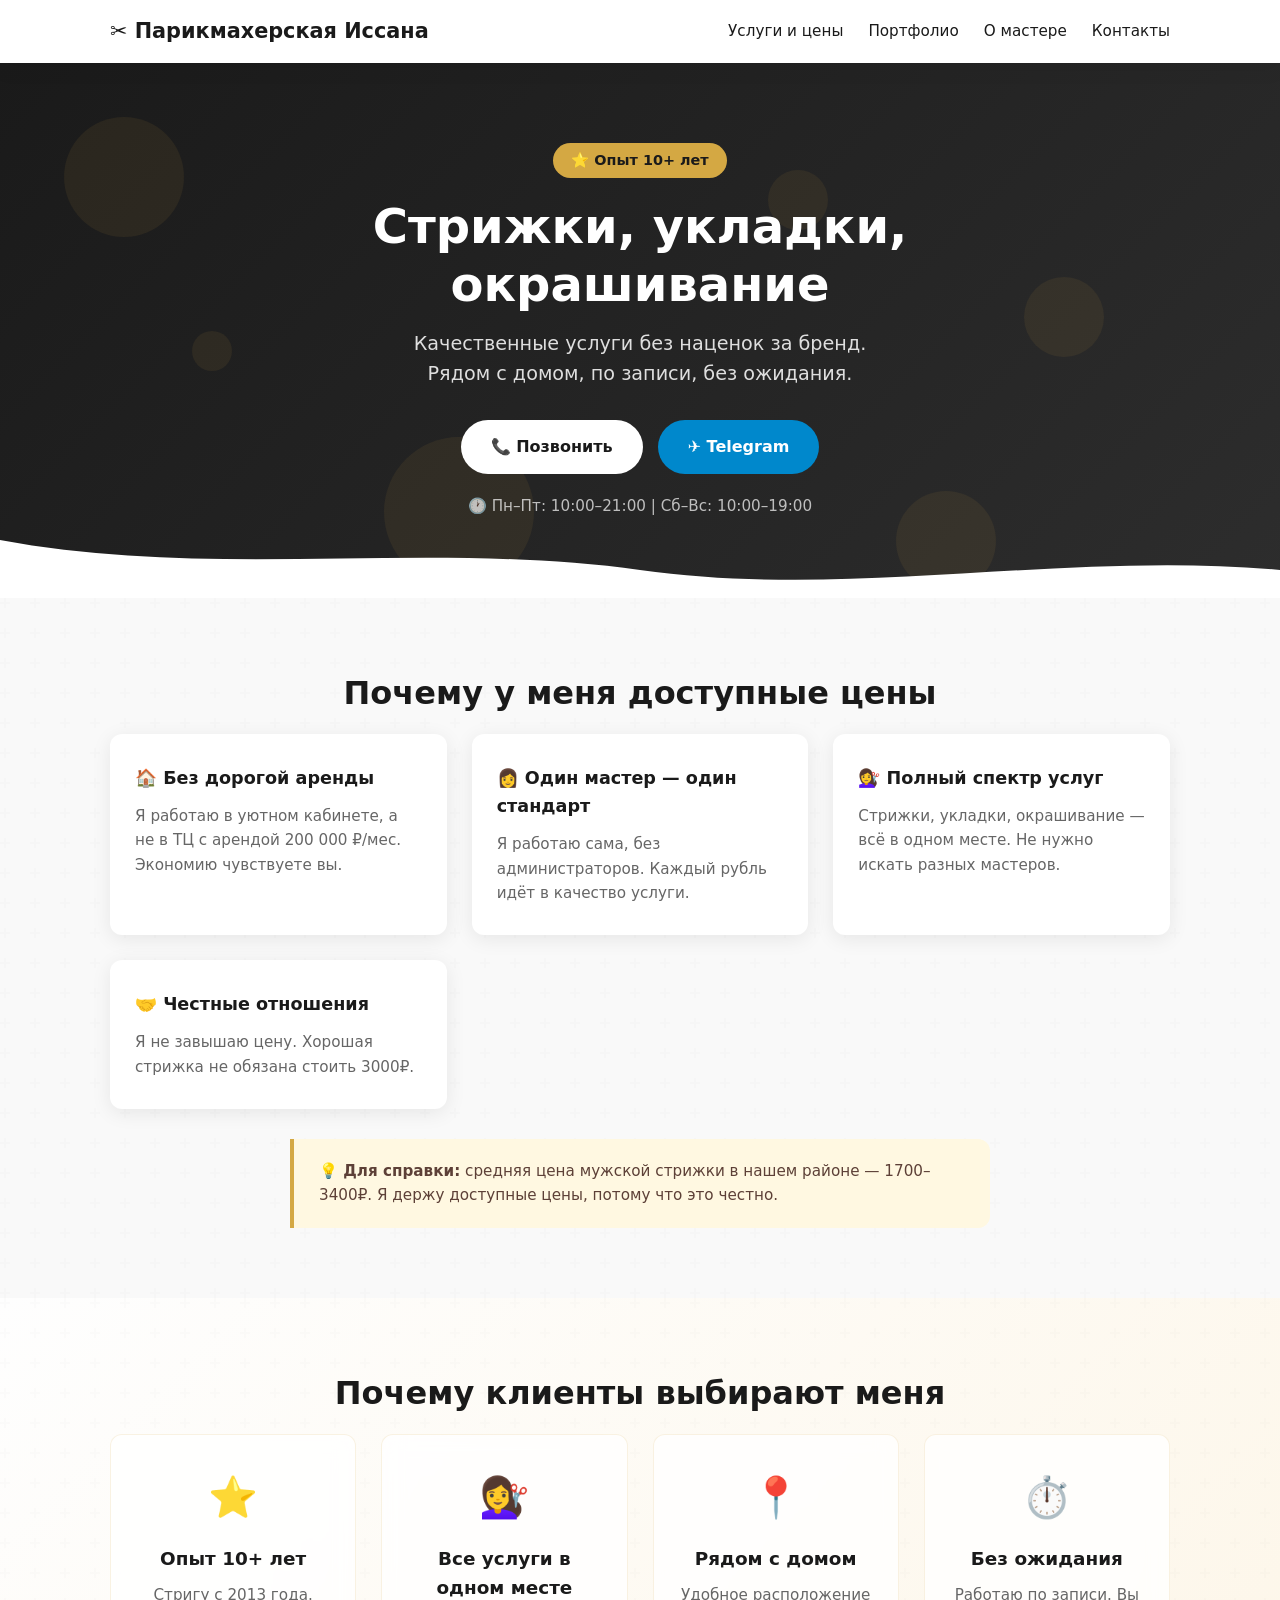
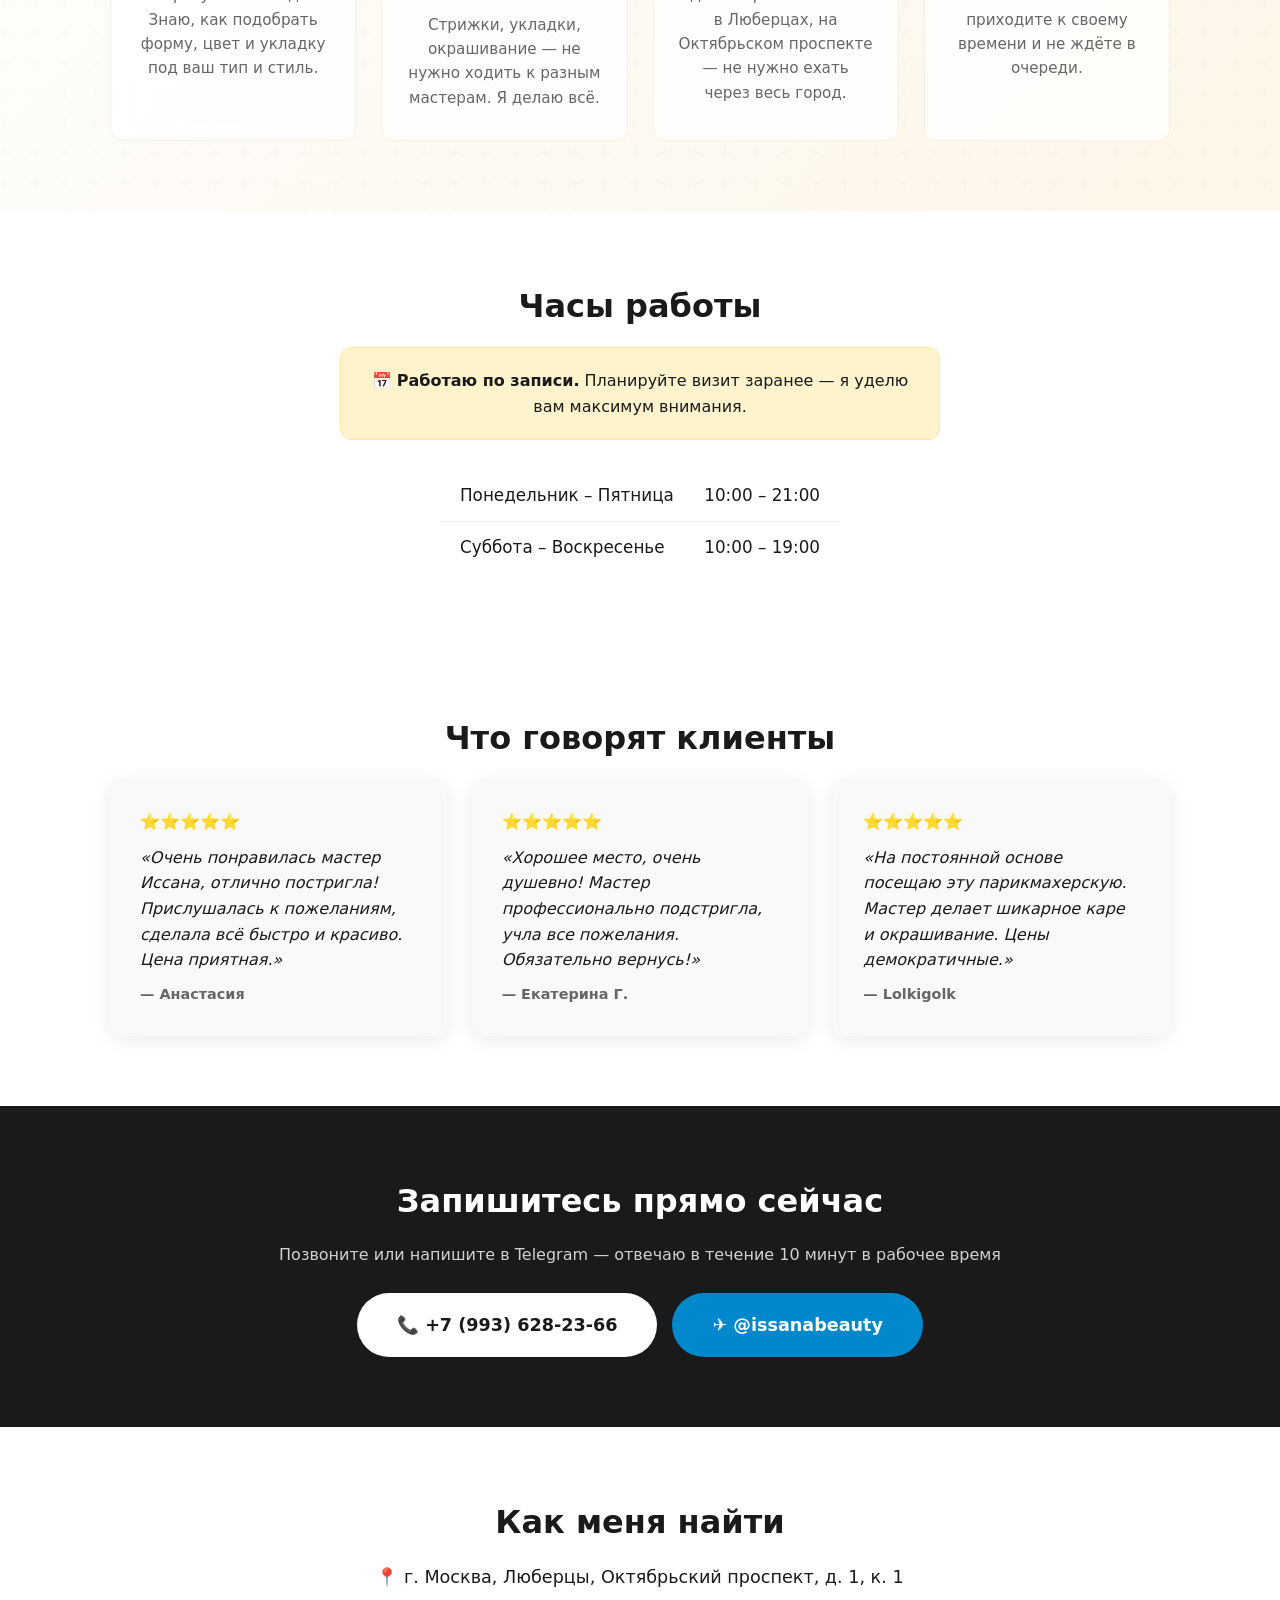
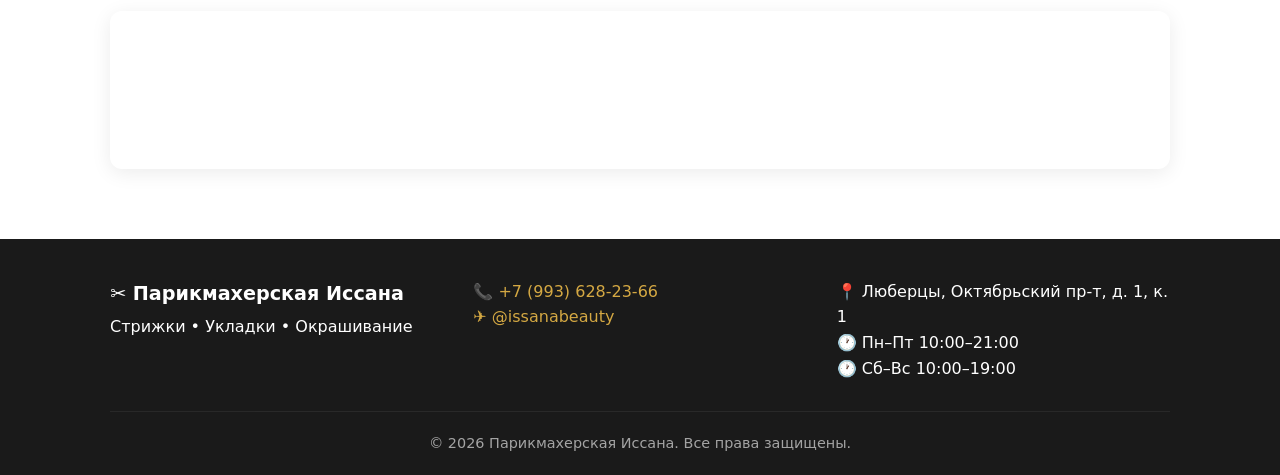
<file: index.html>
<!DOCTYPE html>
<html lang="ru">
<head>
<meta charset="UTF-8">
<meta name="viewport" content="width=device-width, initial-scale=1.0">
<title>Парикмахерская Иссана | Стрижки, укладки, окрашивание | Люберцы</title>
<meta name="description" content="Стрижки, укладки, окрашивание в Люберцах. Октябрьский проспект, д. 1, к. 1. Опыт 10+ лет. Доступные цены. Запись по телефону и Telegram @issanabeauty.">
<!-- Open Graph -->
<meta property="og:title" content="Парикмахерская Иссана | Стрижки и окрашивание">
<meta property="og:description" content="Качественные услуги без наценок за бренд. Рядом с домом, по записи. Опыт 10+ лет.">
<meta property="og:type" content="website">
<meta property="og:locale" content="ru_RU">
<meta property="og:url" content="https://KukushonokKabu.github.io/issanabeauty/">
<meta property="og:image" content="https://KukushonokKabu.github.io/issanabeauty/images/og-cover.jpg">
<!-- Schema.org -->
<script type="application/ld+json">
{
  "@context": "https://schema.org",
  "@type": "HairSalon",
  "name": "Парикмахерская Иссана",
  "image": "https://KukushonokKabu.github.io/issanabeauty/images/master.jpg",
  "telephone": "+79936282366",
  "address": {
    "@type": "PostalAddress",
    "addressLocality": "Люберцы",
    "streetAddress": "Октябрьский проспект, д. 1, к. 1"
  },
  "openingHours": ["Mo-Fr 10:00-21:00", "Sa-Su 10:00-19:00"],
  "priceRange": "₽",
  "url": "https://KukushonokKabu.github.io/issanabeauty/"
}
</script>
<link rel="stylesheet" href="css/style.css">
<link rel="icon" href="images/favicon.ico" type="image/x-icon">
</head>
<body>
<header class="header">
<div class="container">
<a href="./" class="logo">✂️ Парикмахерская Иссана</a>
<nav class="nav">
<a href="services.html">Услуги и цены</a>
<a href="portfolio.html">Портфолио</a>
<a href="about.html">О мастере</a>
<a href="contacts.html">Контакты</a>
</nav>
<button class="burger" aria-label="Меню"><span></span><span></span><span></span></button>
</div>
</header>

<section class="hero">
<div class="container">
<div class="hero-content">
<span class="hero-badge">⭐ Опыт 10+ лет</span>
<h1 class="hero-title">Стрижки, укладки,<br>окрашивание</h1>
<p class="hero-subtitle">Качественные услуги без наценок за бренд.<br>Рядом с домом, по записи, без ожидания.</p>
<div class="hero-buttons">
<a href="tel:+79936282366" class="btn btn-phone">📞 Позвонить</a>
<a href="https://t.me/issanabeauty" class="btn btn-telegram js-tg-link" data-username="issanabeauty" target="_blank" rel="noopener noreferrer">✈️ Telegram</a>
</div>
<div class="hero-hours">🕐 Пн–Пт: 10:00–21:00 | Сб–Вс: 10:00–19:00</div>
</div>
</div>
</section>

<section class="pricing-philosophy">
<div class="container">
<h2 class="section-title">Почему у меня доступные цены</h2>
<div class="philosophy-grid">
<div class="philosophy-card"><h3>🏠 Без дорогой аренды</h3><p>Я работаю в уютном кабинете, а не в ТЦ с арендой 200 000 ₽/мес. Экономию чувствуете вы.</p></div>
<div class="philosophy-card"><h3>👩 Один мастер — один стандарт</h3><p>Я работаю сама, без администраторов. Каждый рубль идёт в качество услуги.</p></div>
<div class="philosophy-card"><h3>💇‍♀️ Полный спектр услуг</h3><p>Стрижки, укладки, окрашивание — всё в одном месте. Не нужно искать разных мастеров.</p></div>
<div class="philosophy-card"><h3>🤝 Честные отношения</h3><p>Я не завышаю цену. Хорошая стрижка не обязана стоить 3000₽.</p></div>
</div>
<div class="philosophy-note"><p><strong>💡 Для справки:</strong> средняя цена мужской стрижки в нашем районе — 1700–3400₽. Я держу доступные цены, потому что это честно.</p></div>
</div>
</section>

<section class="why-us">
<div class="container">
<h2 class="section-title">Почему клиенты выбирают меня</h2>
<div class="features">
<div class="feature-card"><div class="feature-icon">⭐</div><h3>Опыт 10+ лет</h3><p>Стригу с 2013 года. Знаю, как подобрать форму, цвет и укладку под ваш тип и стиль.</p></div>
<div class="feature-card"><div class="feature-icon">💇‍♀️</div><h3>Все услуги в одном месте</h3><p>Стрижки, укладки, окрашивание — не нужно ходить к разным мастерам. Я делаю всё.</p></div>
<div class="feature-card"><div class="feature-icon">📍</div><h3>Рядом с домом</h3><p>Удобное расположение в Люберцах, на Октябрьском проспекте — не нужно ехать через весь город.</p></div>
<div class="feature-card"><div class="feature-icon">⏱️</div><h3>Без ожидания</h3><p>Работаю по записи. Вы приходите к своему времени и не ждёте в очереди.</p></div>
</div>
</div>
</section>

<section class="schedule">
<div class="container">
<h2 class="section-title">Часы работы</h2>
<div class="schedule-highlight"><p>📅 <strong>Работаю по записи.</strong> Планируйте визит заранее — я уделю вам максимум внимания.</p></div>
<div class="schedule-grid">
<div class="schedule-day"><span>Понедельник – Пятница</span><span>10:00 – 21:00</span></div>
<div class="schedule-day"><span>Суббота – Воскресенье</span><span>10:00 – 19:00</span></div>
</div>
</div>
</section>

<section class="reviews">
<div class="container">
<h2 class="section-title">Что говорят клиенты</h2>
<div class="reviews-grid">
<div class="review-card"><div class="review-stars">⭐⭐⭐⭐⭐</div><p class="review-text">«Очень понравилась мастер Иссана, отлично постригла! Прислушалась к пожеланиям, сделала всё быстро и красиво. Цена приятная.»</p><p class="review-author">— Анастасия</p></div>
<div class="review-card"><div class="review-stars">⭐⭐⭐⭐⭐</div><p class="review-text">«Хорошее место, очень душевно! Мастер профессионально подстригла, учла все пожелания. Обязательно вернусь!»</p><p class="review-author">— Екатерина Г.</p></div>
<div class="review-card"><div class="review-stars">⭐⭐⭐⭐⭐</div><p class="review-text">«На постоянной основе посещаю эту парикмахерскую. Мастер делает шикарное каре и окрашивание. Цены демократичные.»</p><p class="review-author">— Lolkigolk</p></div>
</div>
</div>
</section>

<section class="cta">
<div class="container">
<h2 class="cta-title">Запишитесь прямо сейчас</h2>
<p>Позвоните или напишите в Telegram — отвечаю в течение 10 минут в рабочее время</p>
<div class="cta-buttons">
<a href="tel:+79936282366" class="btn btn-phone btn-lg">📞 +7 (993) 628-23-66</a>
<a href="https://t.me/issanabeauty" class="btn btn-telegram btn-lg js-tg-link" data-username="issanabeauty" target="_blank" rel="noopener noreferrer">✈️ @issanabeauty</a>
</div>
</div>
</section>

<section class="map-section">
<div class="container">
<h2 class="section-title">Как меня найти</h2>
<address class="address-text">📍 г. Москва, Люберцы, Октябрьский проспект, д. 1, к. 1</address>
<div class="map-wrapper">
<iframe src="https://yandex.ru/map-widget/v1/?ll=37.857684%2C55.698711&z=17&pt=37.857684,55.698711,pm2rdl" width="100%" height="400" style="border:0;" allowfullscreen="" loading="lazy" title="Карта проезда"></iframe>
</div>
</div>
</section>

<footer class="footer">
<div class="container">
<div class="footer-grid">
<div><p class="footer-logo">✂️ Парикмахерская Иссана</p><p>Стрижки • Укладки • Окрашивание</p></div>
<div><p><a href="tel:+79936282366">📞 +7 (993) 628-23-66</a></p><p><a href="https://t.me/issanabeauty" class="js-tg-link" data-username="issanabeauty" target="_blank" rel="noopener noreferrer">✈️ @issanabeauty</a></p></div>
<div><p>📍 Люберцы, Октябрьский пр-т, д. 1, к. 1</p><p>🕐 Пн–Пт 10:00–21:00</p><p>🕐 Сб–Вс 10:00–19:00</p></div>
</div>
<p class="footer-bottom">© 2026 Парикмахерская Иссана. Все права защищены.</p>
</div>
</footer>

<div class="mobile-fab">
<a href="tel:+79936282366" class="fab-phone" aria-label="Позвонить">📞</a>
<a href="https://t.me/issanabeauty" class="fab-telegram js-tg-link" aria-label="Telegram" data-username="issanabeauty" target="_blank" rel="noopener noreferrer">✈️</a>
</div>

<script src="js/main.js"></script>
</body>
</html>
</file>
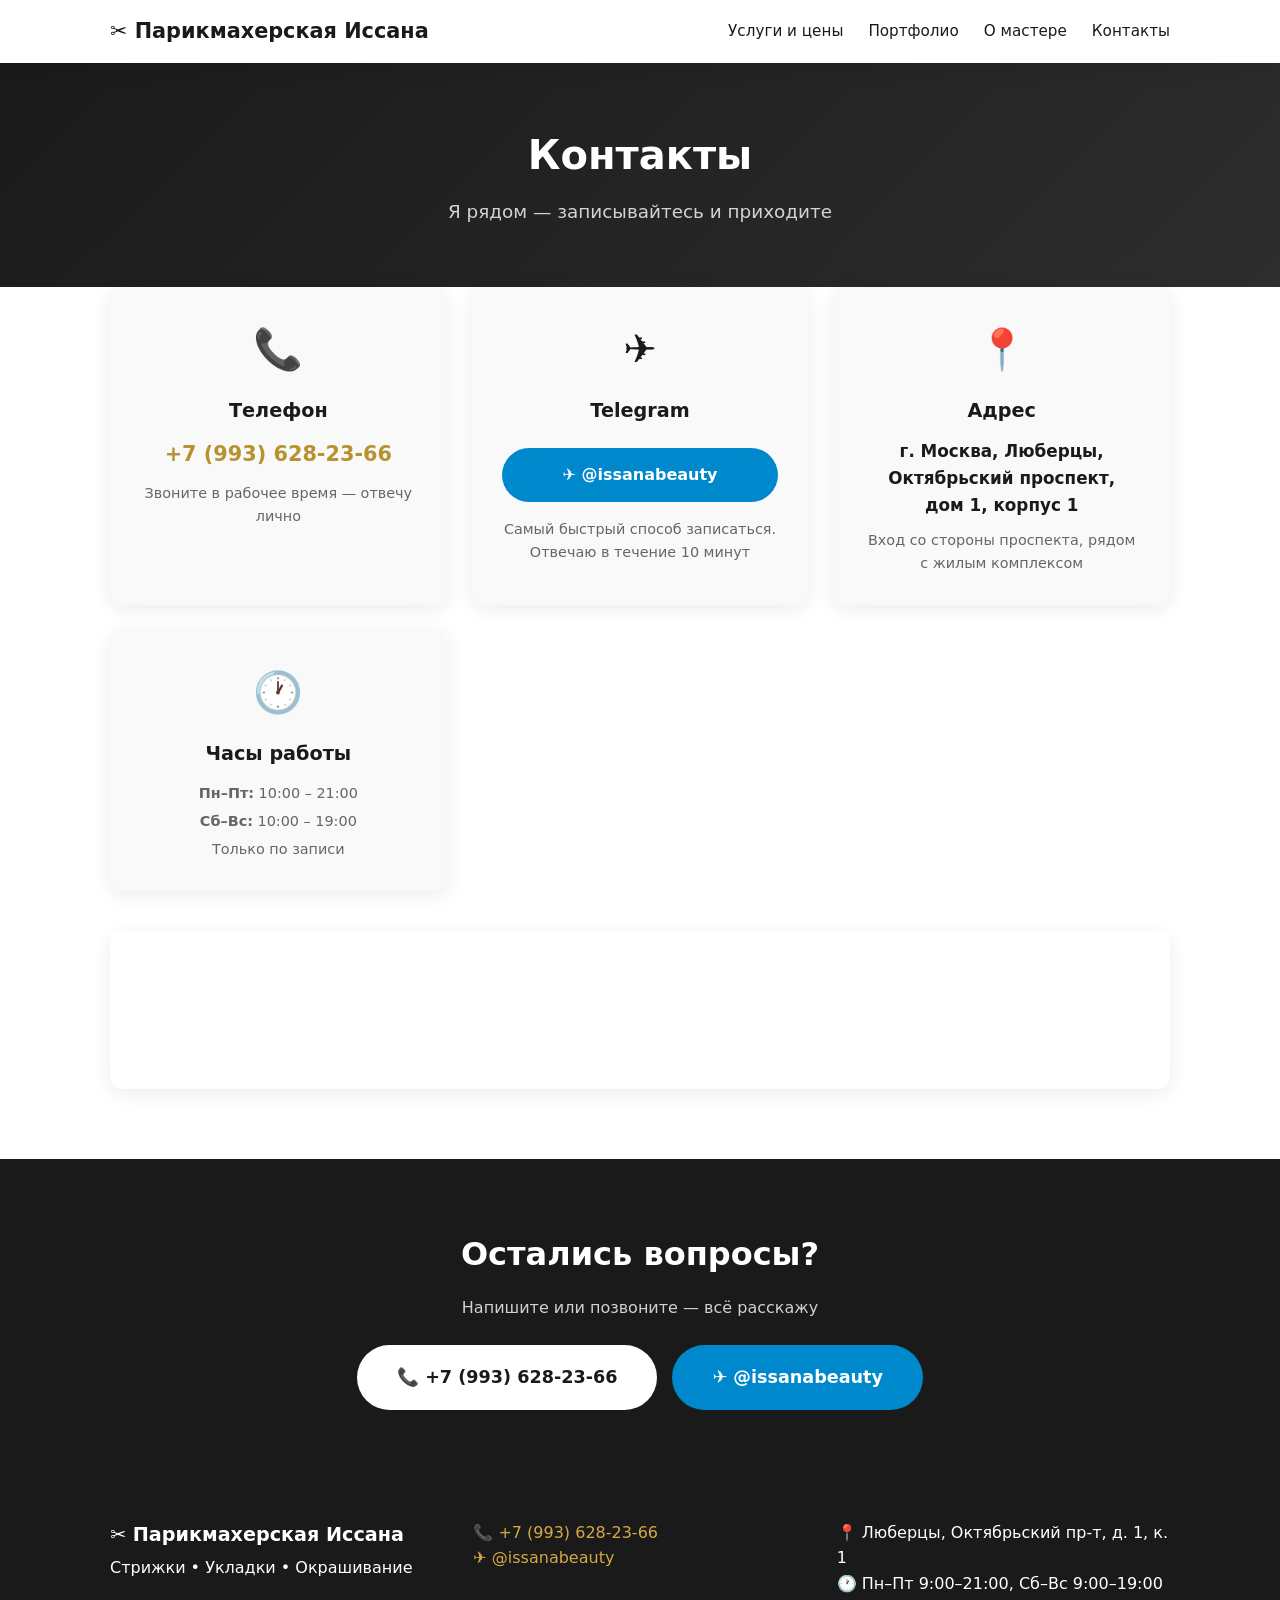
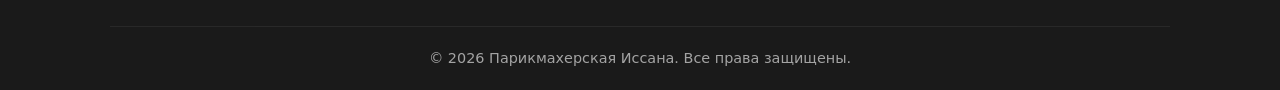
<file: contacts.html>
<!DOCTYPE html>
<html lang="ru">
<head>
<meta charset="UTF-8">
<meta name="viewport" content="width=device-width, initial-scale=1.0">
<title>Контакты | Парикмахерская Иссана | Люберцы</title>
<meta name="description" content="Контакты парикмахерской Иссана: телефон +7 (993) 628-23-66, Telegram @issanabeauty, адрес Люберцы.">
<meta property="og:title" content="Контакты | Парикмахерская Иссана">
<meta property="og:description" content="Адрес, телефон, Telegram и часы работы мастера. Люберцы, Октябрьский проспект.">
<meta property="og:type" content="website">
<meta property="og:locale" content="ru_RU">
<meta property="og:url" content="https://KukushonokKabu.github.io/issanabeauty/contacts.html">
<meta property="og:image" content="https://KukushonokKabu.github.io/issanabeauty/images/og-cover.jpg">
<script type="application/ld+json">
{
  "@context": "https://schema.org",
  "@type": "HairSalon",
  "name": "Парикмахерская Иссана",
  "telephone": "+79936282366",
  "address": {
    "@type": "PostalAddress",
    "addressLocality": "Люберцы",
    "streetAddress": "Октябрьский проспект, д. 1, к. 1"
  },
  "openingHours": ["Mo-Fr 10:00-21:00", "Sa-Su 10:00-19:00"]
}
</script>
<link rel="stylesheet" href="css/style.css">
<link rel="icon" href="images/favicon.ico" type="image/x-icon">
</head>
<body>
<header class="header">
<div class="container">
<a href="./" class="logo">✂️ Парикмахерская Иссана</a>
<nav class="nav">
<a href="services.html">Услуги и цены</a>
<a href="portfolio.html">Портфолио</a>
<a href="about.html">О мастере</a>
<a href="contacts.html">Контакты</a>
</nav>
<button class="burger" aria-label="Меню"><span></span><span></span><span></span></button>
</div>
</header>

<main>
<section class="page-hero">
<div class="container">
<h1 class="page-title">Контакты</h1>
<p class="page-subtitle">Я рядом — записывайтесь и приходите</p>
</div>
</section>

<section class="contacts-content">
<div class="container">
<div class="contacts-grid">
<div class="contact-card">
<div class="contact-icon">📞</div>
<h2>Телефон</h2>
<a href="tel:+79936282366" class="contact-link">+7 (993) 628-23-66</a>
<p>Звоните в рабочее время — отвечу лично</p>
</div>
<div class="contact-card">
<div class="contact-icon">✈️</div>
<h2>Telegram</h2>
<a href="https://t.me/issanabeauty" class="btn btn-telegram js-tg-link" data-username="issanabeauty" target="_blank" rel="noopener noreferrer" style="width:100%; margin-top:10px;">✈️ @issanabeauty</a>
<p style="margin-top:8px;">Самый быстрый способ записаться. Отвечаю в течение 10 минут</p>
</div>
<div class="contact-card">
<div class="contact-icon">📍</div>
<h2>Адрес</h2>
<address class="contact-address">г. Москва, Люберцы,<br>Октябрьский проспект,<br>дом 1, корпус 1</address>
<p>Вход со стороны проспекта, рядом с жилым комплексом</p>
</div>
<div class="contact-card">
<div class="contact-icon">🕐</div>
<h2>Часы работы</h2>
<div class="contact-schedule">
<p><strong>Пн–Пт:</strong> 10:00 – 21:00</p>
<p><strong>Сб–Вс:</strong> 10:00 – 19:00</p>
</div>
<p>Только по записи</p>
</div>
</div>
<div class="map-wrapper contact-map">
<iframe src="https://yandex.ru/map-widget/v1/?ll=37.857684%2C55.698711&z=17&pt=37.857684,55.698711,pm2rdl" width="100%" height="400" style="border:0;" allowfullscreen="" loading="lazy" title="Карта проезда"></iframe>
</div>
</div>
</section>

<section class="cta">
<div class="container">
<h2 class="cta-title">Остались вопросы?</h2>
<p>Напишите или позвоните — всё расскажу</p>
<div class="cta-buttons">
<a href="tel:+79936282366" class="btn btn-phone btn-lg">📞 +7 (993) 628-23-66</a>
<a href="https://t.me/issanabeauty" class="btn btn-telegram btn-lg js-tg-link" data-username="issanabeauty" target="_blank" rel="noopener noreferrer">✈️ @issanabeauty</a>
</div>
</div>
</section>
</main>

<footer class="footer">
<div class="container">
<div class="footer-grid">
<div><p class="footer-logo">✂️ Парикмахерская Иссана</p><p>Стрижки • Укладки • Окрашивание</p></div>
<div><p><a href="tel:+79936282366">📞 +7 (993) 628-23-66</a></p><p><a href="https://t.me/issanabeauty" class="js-tg-link" data-username="issanabeauty" target="_blank" rel="noopener noreferrer">✈️ @issanabeauty</a></p></div>
<div><p>📍 Люберцы, Октябрьский пр-т, д. 1, к. 1</p><p>🕐 Пн–Пт 9:00–21:00, Сб–Вс 9:00–19:00</p></div>
</div>
<p class="footer-bottom">© 2026 Парикмахерская Иссана. Все права защищены.</p>
</div>
</footer>

<div class="mobile-fab">
<a href="tel:+79936282366" class="fab-phone" aria-label="Позвонить">📞</a>
<a href="https://t.me/issanabeauty" class="fab-telegram js-tg-link" aria-label="Telegram" data-username="issanabeauty" target="_blank" rel="noopener noreferrer">✈️</a>
</div>

<script src="js/main.js"></script>
</body>
</html>
</file>
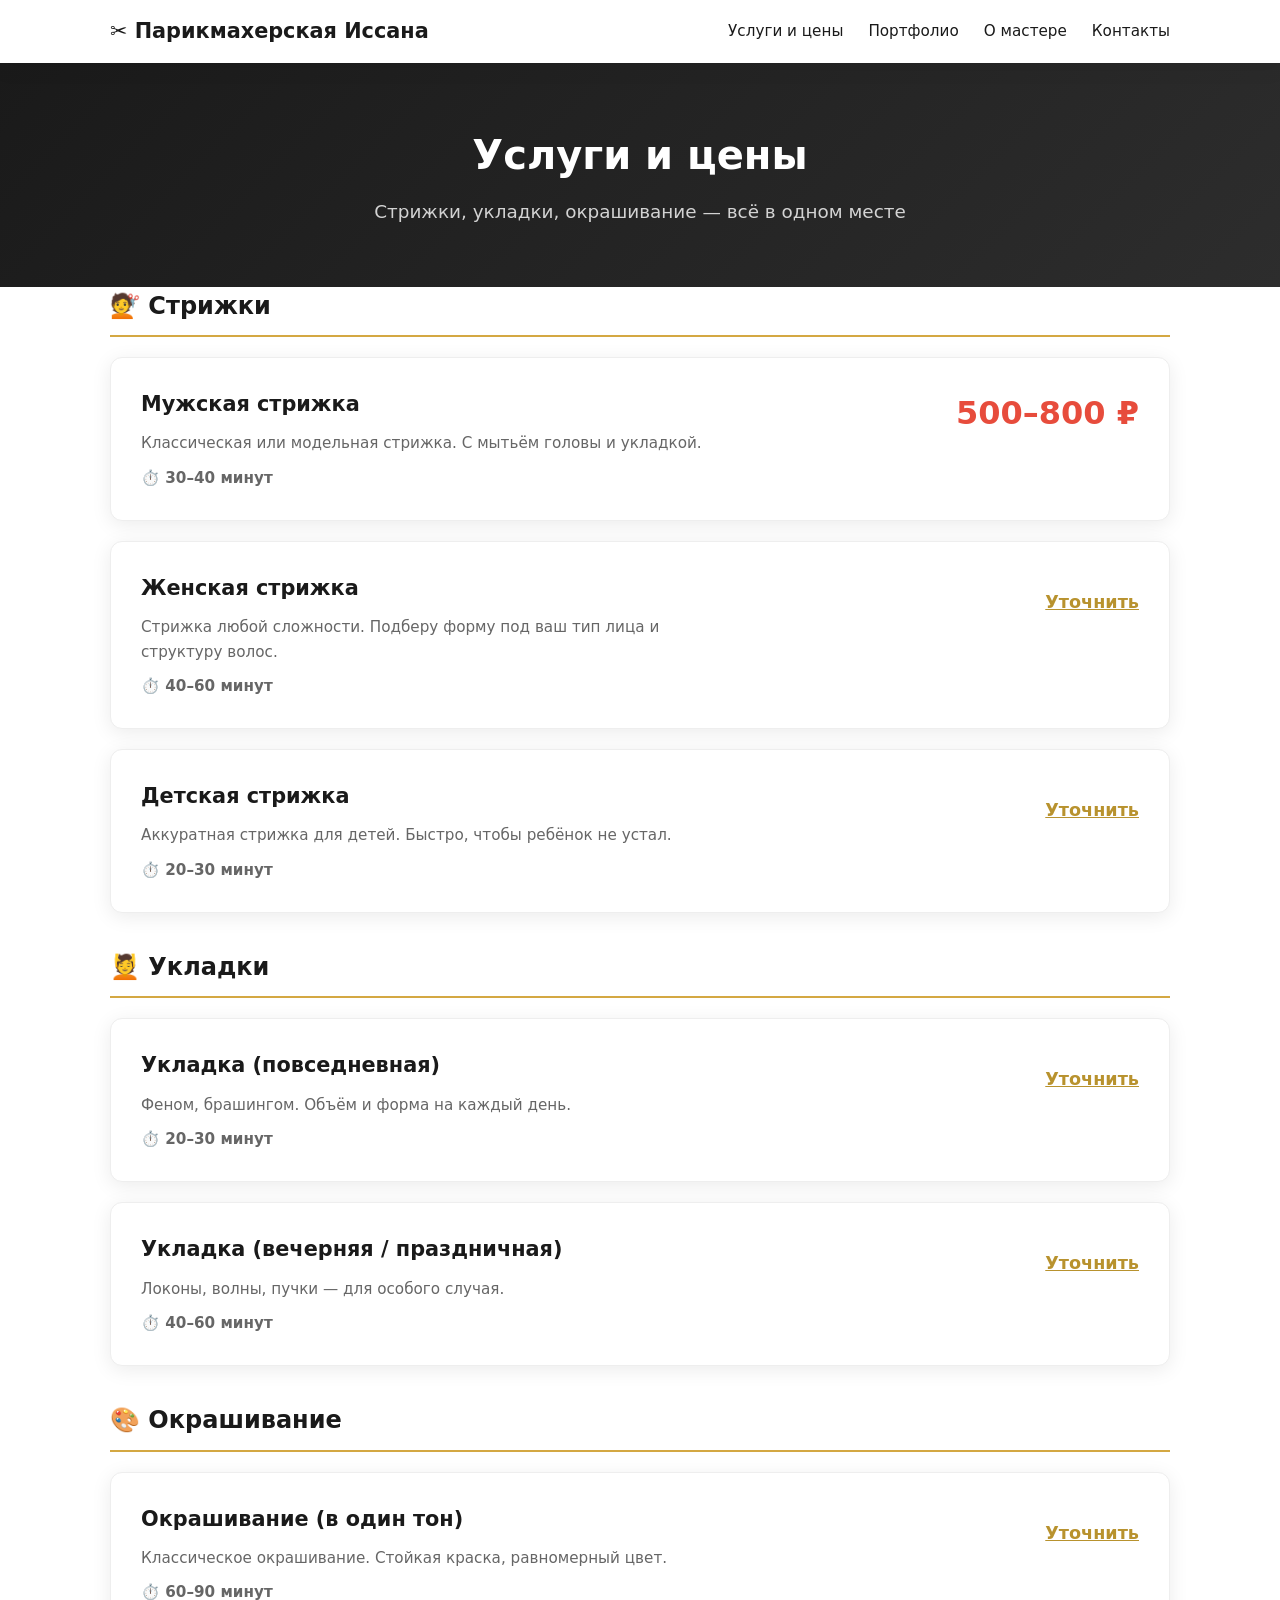
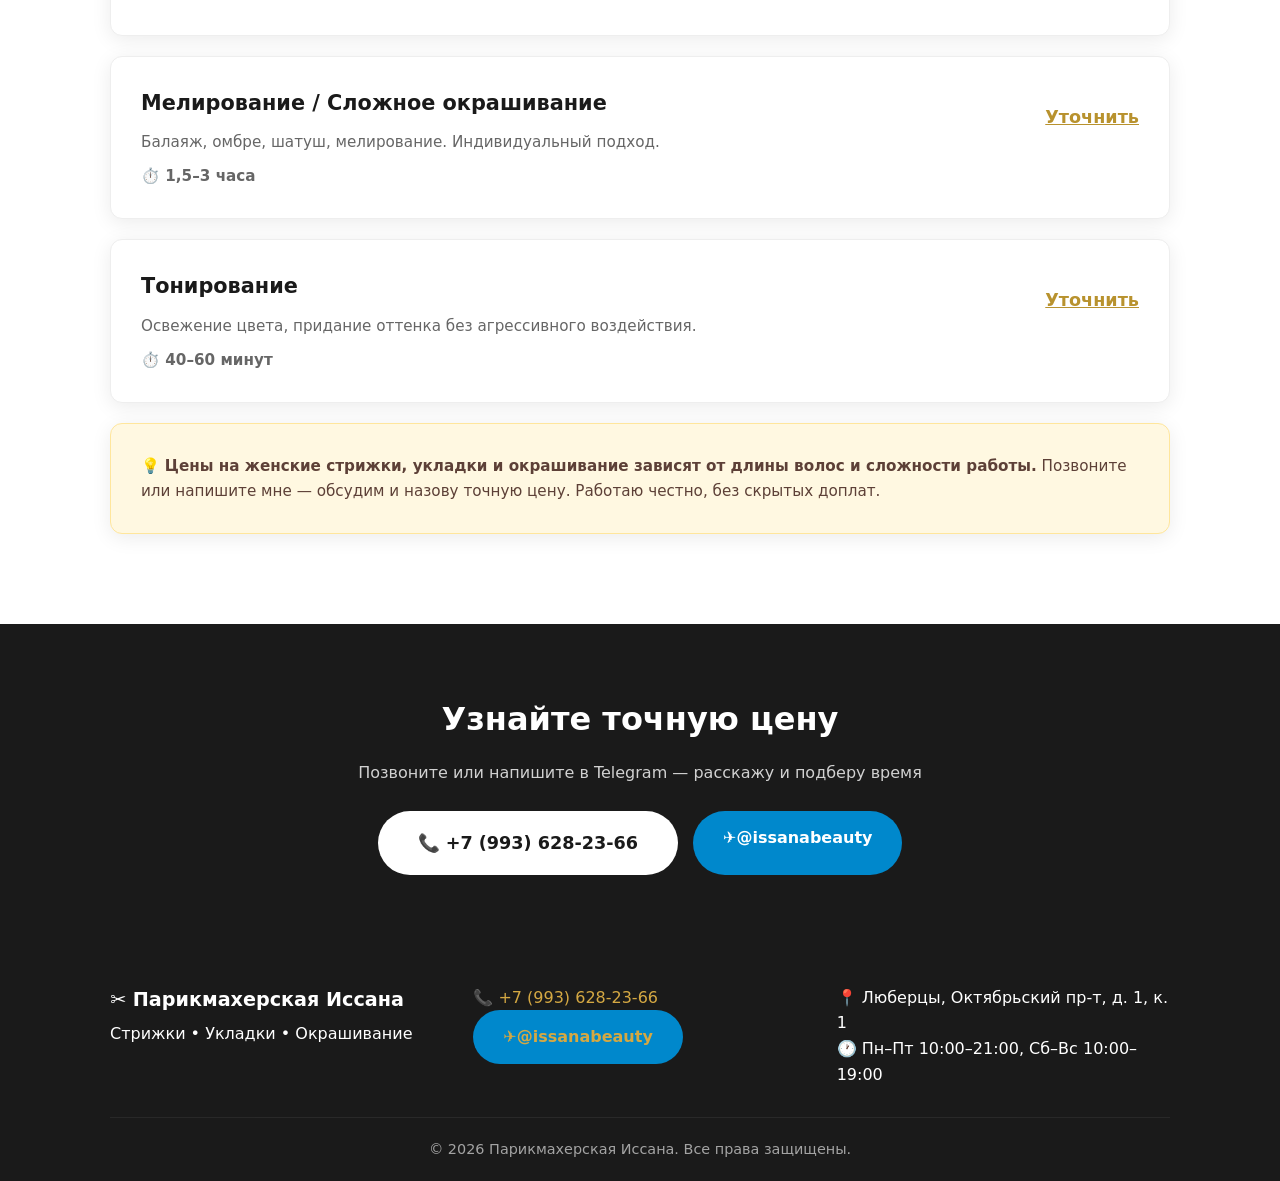
<file: services.html>
<!DOCTYPE html>
<html lang="ru">
<head>
    <meta charset="UTF-8">
    <meta name="viewport" content="width=device-width, initial-scale=1.0">
    <title>Услуги и цены | Парикмахерская Иссана | Люберцы</title>
    <meta name="description" content="Стрижки, укладки, окрашивание в Люберцах. Октябрьский проспект, д. 1, к. 1. Доступные цены. Запись: +7 (993) 628-23-66, Telegram @issanabeauty.">
    <link rel="stylesheet" href="css/style.css">
    <link rel="icon" href="images/favicon.ico" type="image/x-icon">
</head>
<body>

    <header class="header">
        <div class="container">
            <a href="./" class="logo">✂️ Парикмахерская Иссана</a>
            <nav class="nav">
                <a href="services.html">Услуги и цены</a>
                <a href="portfolio.html">Портфолио</a>
                <a href="about.html">О мастере</a>
                <a href="contacts.html">Контакты</a>
            </nav>
            <button class="burger" aria-label="Меню">
                <span></span><span></span><span></span>
            </button>
        </div>
    </header>

    <main>
        <section class="page-hero">
            <div class="container">
                <h1 class="page-title">Услуги и цены</h1>
                <p class="page-subtitle">Стрижки, укладки, окрашивание — всё в одном месте</p>
            </div>
        </section>

        <section class="services-list">
            <div class="container">

                <h2 class="services-category">💇 Стрижки</h2>

                <div class="service-card">
                    <div class="service-info">
                        <h3>Мужская стрижка</h3>
                        <p>Классическая или модельная стрижка. С мытьём головы и укладкой.</p>
                        <p class="service-time">⏱️ 30–40 минут</p>
                    </div>
                    <div class="service-price">500–800 ₽</div>
                </div>

                <div class="service-card">
                    <div class="service-info">
                        <h3>Женская стрижка</h3>
                        <p>Стрижка любой сложности. Подберу форму под ваш тип лица и структуру волос.</p>
                        <p class="service-time">⏱️ 40–60 минут</p>
                    </div>
                    <div class="service-price"><a href="tel:+79936282366" class="price-ask">Уточнить</a></div>
                </div>

                <div class="service-card">
                    <div class="service-info">
                        <h3>Детская стрижка</h3>
                        <p>Аккуратная стрижка для детей. Быстро, чтобы ребёнок не устал.</p>
                        <p class="service-time">⏱️ 20–30 минут</p>
                    </div>
                    <div class="service-price"><a href="tel:+79936282366" class="price-ask">Уточнить</a></div>
                </div>

                <h2 class="services-category">💆 Укладки</h2>

                <div class="service-card">
                    <div class="service-info">
                        <h3>Укладка (повседневная)</h3>
                        <p>Феном, брашингом. Объём и форма на каждый день.</p>
                        <p class="service-time">⏱️ 20–30 минут</p>
                    </div>
                    <div class="service-price"><a href="tel:+79936282366" class="price-ask">Уточнить</a></div>
                </div>

                <div class="service-card">
                    <div class="service-info">
                        <h3>Укладка (вечерняя / праздничная)</h3>
                        <p>Локоны, волны, пучки — для особого случая.</p>
                        <p class="service-time">⏱️ 40–60 минут</p>
                    </div>
                    <div class="service-price"><a href="tel:+79936282366" class="price-ask">Уточнить</a></div>
                </div>

                <h2 class="services-category">🎨 Окрашивание</h2>

                <div class="service-card">
                    <div class="service-info">
                        <h3>Окрашивание (в один тон)</h3>
                        <p>Классическое окрашивание. Стойкая краска, равномерный цвет.</p>
                        <p class="service-time">⏱️ 60–90 минут</p>
                    </div>
                    <div class="service-price"><a href="tel:+79936282366" class="price-ask">Уточнить</a></div>
                </div>

                <div class="service-card">
                    <div class="service-info">
                        <h3>Мелирование / Сложное окрашивание</h3>
                        <p>Балаяж, омбре, шатуш, мелирование. Индивидуальный подход.</p>
                        <p class="service-time">⏱️ 1,5–3 часа</p>
                    </div>
                    <div class="service-price"><a href="tel:+79936282366" class="price-ask">Уточнить</a></div>
                </div>

                <div class="service-card">
                    <div class="service-info">
                        <h3>Тонирование</h3>
                        <p>Освежение цвета, придание оттенка без агрессивного воздействия.</p>
                        <p class="service-time">⏱️ 40–60 минут</p>
                    </div>
                    <div class="service-price"><a href="tel:+79936282366" class="price-ask">Уточнить</a></div>
                </div>

                <div class="service-card service-card-note">
                    <p>💡 <strong>Цены на женские стрижки, укладки и окрашивание зависят от длины волос и сложности работы.</strong> Позвоните или напишите мне — обсудим и назову точную цену. Работаю честно, без скрытых доплат.</p>
                </div>

            </div>
        </section>

        <section class="cta">
            <div class="container">
                <h2 class="cta-title">Узнайте точную цену</h2>
                <p>Позвоните или напишите в Telegram — расскажу и подберу время</p>
                <div class="cta-buttons">
                    <a href="tel:+79936282366" class="btn btn-phone btn-lg">📞 +7 (993) 628-23-66</a>
                    <a href="#" 
   class="btn btn-telegram" 
   id="telegram-link">
   ✈️@issanabeauty
</a>

<script>
document.getElementById('telegram-link').addEventListener('click', function(e) {
  e.preventDefault();
  const username = 'issanabeauty';
  const isMobile = /Android|iPhone|iPad|iPod/i.test(navigator.userAgent);
  
  if (isMobile) {
    // Пробуем открыть приложение
    window.location.href = `tg://resolve?domain=${username}`;
    // Если через 2 сек не сработало — открываем веб-версию
    setTimeout(() => {
      window.open(`https://t.me/${username}`, '_blank', 'noopener');
    }, 2000);
  } else {
    // На ПК сразу открываем веб-версию
    window.open(`https://t.me/${username}`, '_blank', 'noopener');
  }
});
</script>   
                </div>
            </div>
        </section>
    </main>

    <footer class="footer">
        <div class="container">
            <div class="footer-grid">
                <div>
                    <p class="footer-logo">✂️ Парикмахерская Иссана</p>
                    <p>Стрижки • Укладки • Окрашивание</p>
                </div>
                <div>
                    <p><a href="tel:+79936282366">📞 +7 (993) 628-23-66</a></p>
                    <p><a href="#" 
   class="btn btn-telegram" 
   id="telegram-link">
   ✈️@issanabeauty
</a>

<script>
document.getElementById('telegram-link').addEventListener('click', function(e) {
  e.preventDefault();
  const username = 'issanabeauty';
  const isMobile = /Android|iPhone|iPad|iPod/i.test(navigator.userAgent);
  
  if (isMobile) {
    // Пробуем открыть приложение
    window.location.href = `tg://resolve?domain=${username}`;
    // Если через 2 сек не сработало — открываем веб-версию
    setTimeout(() => {
      window.open(`https://t.me/${username}`, '_blank', 'noopener');
    }, 2000);
  } else {
    // На ПК сразу открываем веб-версию
    window.open(`https://t.me/${username}`, '_blank', 'noopener');
  }
});
</script></p>
                </div>
                <div>
                    <p>📍 Люберцы, Октябрьский пр-т, д. 1, к. 1</p>
                    <p>🕐 Пн–Пт 10:00–21:00, Сб–Вс 10:00–19:00</p>
                </div>
            </div>
            <p class="footer-bottom">© 2026 Парикмахерская Иссана. Все права защищены.</p>
        </div>
    </footer>

    <div class="mobile-fab">
        <a href="tel:+79936282366" class="fab-phone" aria-label="Позвонить">📞</a>
        <a href="#" 
   class="btn btn-telegram" 
   id="telegram-link">
   ✈️
</a>

<script>
document.getElementById('telegram-link').addEventListener('click', function(e) {
  e.preventDefault();
  const username = 'issanabeauty';
  const isMobile = /Android|iPhone|iPad|iPod/i.test(navigator.userAgent);
  
  if (isMobile) {
    // Пробуем открыть приложение
    window.location.href = `tg://resolve?domain=${username}`;
    // Если через 2 сек не сработало — открываем веб-версию
    setTimeout(() => {
      window.open(`https://t.me/${username}`, '_blank', 'noopener');
    }, 2000);
  } else {
    // На ПК сразу открываем веб-версию
    window.open(`https://t.me/${username}`, '_blank', 'noopener');
  }
});
</script>
    </div>

    <script src="js/main.js"></script>
</body>
</html>
</file>
<file: css/style.css>
/* ============================================ */
/*  СБРОС И БАЗА                                 */
/* ============================================ */
* {
    margin: 0;
    padding: 0;
    box-sizing: border-box;
}

:root {
    --color-primary: #D4A843;
    --color-primary-dark: #B8922E;
    --color-dark: #1a1a1a;
    --color-gray: #666;
    --color-light: #f9f9f9;
    --color-white: #ffffff;
    --color-telegram: #0088cc;
    --color-accent: #e74c3c;
    --font-main: 'Segoe UI', system-ui, -apple-system, sans-serif;
    --shadow: 0 4px 20px rgba(0,0,0,0.08);
    --radius: 12px;
}

html {
    scroll-behavior: smooth;
}

body {
    font-family: var(--font-main);
    color: var(--color-dark);
    line-height: 1.6;
    background: var(--color-white);
}

.container {
    max-width: 1100px;
    margin: 0 auto;
    padding: 0 20px;
}

a {
    color: inherit;
    text-decoration: none;
}

img {
    max-width: 100%;
    height: auto;
}

/* ============================================ */
/*  ШАПКА                                        */
/* ============================================ */
.header {
    background: var(--color-white);
    box-shadow: var(--shadow);
    position: sticky;
    top: 0;
    z-index: 100;
}

.header .container {
    display: flex;
    justify-content: space-between;
    align-items: center;
    padding-top: 15px;
    padding-bottom: 15px;
}

.logo {
    font-size: 1.3rem;
    font-weight: 700;
    color: var(--color-dark);
}

.nav {
    display: flex;
    gap: 25px;
}

.nav a {
    font-weight: 500;
    font-size: 0.95rem;
    transition: color 0.2s;
}

.nav a:hover {
    color: var(--color-primary);
}

.burger {
    display: none;
    flex-direction: column;
    gap: 5px;
    background: none;
    border: none;
    cursor: pointer;
    padding: 5px;
}

.burger span {
    display: block;
    width: 28px;
    height: 3px;
    background: var(--color-dark);
    border-radius: 3px;
    transition: 0.3s;
}

/* ============================================ */
/*  HERO С ЧАСТИЦАМИ И ВОЛНОЙ                    */
/* ============================================ */
.hero {
    background: linear-gradient(135deg, #1a1a1a 0%, #2d2d2d 100%);
    color: var(--color-white);
    padding: 80px 0;
    text-align: center;
    position: relative;
    overflow: hidden;
}

.hero::after {
    content: '';
    position: absolute;
    bottom: -2px;
    left: 0;
    width: 100%;
    height: 60px;
    background: url("data:image/svg+xml,%3Csvg xmlns='http://www.w3.org/2000/svg' viewBox='0 0 1200 120' preserveAspectRatio='none'%3E%3Cpath d='M0,0 C200,80 400,0 600,60 C800,120 1000,20 1200,60 L1200,120 L0,120 Z' fill='%23ffffff'/%3E%3C/svg%3E") no-repeat bottom;
    background-size: 100% 100%;
    z-index: 2;
}

.hero-particles {
    position: absolute;
    top: 0;
    left: 0;
    width: 100%;
    height: 100%;
    overflow: hidden;
    z-index: 1;
    pointer-events: none;
}

.particle {
    position: absolute;
    border-radius: 50%;
    background: rgba(212, 168, 67, 0.08);
    animation: float 12s infinite ease-in-out;
}

.particle:nth-child(1) { width: 120px; height: 120px; top: 10%; left: 5%; animation-delay: 0s; }
.particle:nth-child(2) { width: 80px; height: 80px; top: 40%; left: 80%; animation-delay: -3s; }
.particle:nth-child(3) { width: 150px; height: 150px; top: 70%; left: 30%; animation-delay: -6s; }
.particle:nth-child(4) { width: 60px; height: 60px; top: 20%; left: 60%; animation-delay: -9s; }
.particle:nth-child(5) { width: 100px; height: 100px; top: 80%; left: 70%; animation-delay: -4s; }
.particle:nth-child(6) { width: 40px; height: 40px; top: 50%; left: 15%; animation-delay: -7s; }

@keyframes float {
    0%, 100% { transform: translateY(0) scale(1); opacity: 0.08; }
    25% { transform: translateY(-20px) scale(1.05); opacity: 0.12; }
    50% { transform: translateY(-10px) scale(0.95); opacity: 0.06; }
    75% { transform: translateY(-30px) scale(1.1); opacity: 0.10; }
}

.hero-content {
    position: relative;
    z-index: 2;
}

.hero-badge {
    display: inline-block;
    background: var(--color-primary);
    color: var(--color-dark);
    padding: 6px 18px;
    border-radius: 30px;
    font-weight: 700;
    font-size: 0.9rem;
    margin-bottom: 20px;
}

.hero-title {
    font-size: 3rem;
    font-weight: 800;
    line-height: 1.2;
    margin-bottom: 15px;
}

.hero-subtitle {
    font-size: 1.2rem;
    opacity: 0.85;
    margin-bottom: 30px;
    max-width: 500px;
    margin-left: auto;
    margin-right: auto;
}

.hero-buttons {
    display: flex;
    gap: 15px;
    justify-content: center;
    flex-wrap: wrap;
    margin-bottom: 20px;
}

.hero-hours {
    font-size: 0.95rem;
    opacity: 0.7;
}

/* ============================================ */
/*  КНОПКИ                                       */
/* ============================================ */
.btn {
    display: inline-block;
    padding: 14px 30px;
    border-radius: 50px;
    font-weight: 700;
    font-size: 1rem;
    transition: transform 0.2s, box-shadow 0.2s;
    cursor: pointer;
    border: none;
    text-align: center;
    position: relative;
    overflow: hidden;
}

.btn:hover {
    transform: translateY(-2px);
    box-shadow: 0 8px 25px rgba(0,0,0,0.15);
}

.btn::after {
    content: '';
    position: absolute;
    top: 50%;
    left: 50%;
    width: 0;
    height: 0;
    background: rgba(255, 255, 255, 0.2);
    border-radius: 50%;
    transform: translate(-50%, -50%);
    transition: width 0.6s, height 0.6s;
}

.btn:active::after {
    width: 300px;
    height: 300px;
}

.btn-phone {
    background: var(--color-white);
    color: var(--color-dark);
}

.btn-telegram {
    background: var(--color-telegram);
    color: var(--color-white);
}

.btn-lg {
    padding: 18px 40px;
    font-size: 1.1rem;
}

/* ============================================ */
/*  СЕКЦИИ                                       */
/* ============================================ */
section {
    padding: 70px 0;
}

.section-title {
    font-size: 2rem;
    font-weight: 800;
    text-align: center;
    margin-bottom: 15px;
}

.section-subtitle {
    text-align: center;
    color: var(--color-gray);
    margin-bottom: 40px;
}

/* ============================================ */
/*  ФИЛОСОФИЯ ЦЕН                                */
/* ============================================ */
.pricing-philosophy {
    background: var(--color-light);
    position: relative;
}

.pricing-philosophy::before {
    content: '';
    position: absolute;
    top: 0;
    left: 0;
    width: 100%;
    height: 100%;
    opacity: 0.03;
    background-image: url("data:image/svg+xml,%3Csvg width='60' height='60' viewBox='0 0 60 60' xmlns='http://www.w3.org/2000/svg'%3E%3Cg fill='none' fill-rule='evenodd'%3E%3Cg fill='%23000000' fill-opacity='0.4'%3E%3Cpath d='M36 34v-4h-2v4h-4v2h4v4h2v-4h4v-2h-4zm0-30V0h-2v4h-4v2h4v4h2V6h4V4h-4zM6 34v-4H4v4H0v2h4v4h2v-4h4v-2H6zM6 4V0H4v4H0v2h4v4h2V6h4V4H6z'/%3E%3C/g%3E%3C/g%3E%3C/svg%3E");
    pointer-events: none;
    z-index: 0;
}

.pricing-philosophy .container {
    position: relative;
    z-index: 1;
}

.philosophy-grid {
    display: grid;
    grid-template-columns: repeat(auto-fit, minmax(250px, 1fr));
    gap: 25px;
    margin-bottom: 30px;
}

.philosophy-card {
    background: var(--color-white);
    padding: 30px 25px;
    border-radius: var(--radius);
    box-shadow: var(--shadow);
    transition: transform 0.3s ease, box-shadow 0.3s ease;
}

.philosophy-card:hover {
    transform: translateY(-8px);
    box-shadow: 0 20px 40px rgba(0,0,0,0.12);
}

.philosophy-card h3 {
    margin-bottom: 12px;
    font-size: 1.1rem;
}

.philosophy-card p {
    color: var(--color-gray);
    font-size: 0.95rem;
    line-height: 1.6;
}

.philosophy-note {
    background: #FFF8E1;
    border-left: 4px solid var(--color-primary);
    padding: 20px 25px;
    border-radius: 0 var(--radius) var(--radius) 0;
    max-width: 700px;
    margin: 0 auto;
}

.philosophy-note p {
    font-size: 0.95rem;
    color: #5D4037;
}

/* ============================================ */
/*  ПОЧЕМУ ВЫБИРАЮТ МЕНЯ                         */
/* ============================================ */
.why-us {
    background: linear-gradient(135deg, #fefefe 0%, #fdf6e8 100%);
    position: relative;
}

.why-us::before {
    content: '';
    position: absolute;
    top: 0;
    left: 0;
    width: 100%;
    height: 100%;
    opacity: 0.03;
    background-image: url("data:image/svg+xml,%3Csvg width='60' height='60' viewBox='0 0 60 60' xmlns='http://www.w3.org/2000/svg'%3E%3Cg fill='none' fill-rule='evenodd'%3E%3Cg fill='%23000000' fill-opacity='0.4'%3E%3Cpath d='M36 34v-4h-2v4h-4v2h4v4h2v-4h4v-2h-4zm0-30V0h-2v4h-4v2h4v4h2V6h4V4h-4zM6 34v-4H4v4H0v2h4v4h2v-4h4v-2H6zM6 4V0H4v4H0v2h4v4h2V6h4V4H6z'/%3E%3C/g%3E%3C/g%3E%3C/svg%3E");
    pointer-events: none;
    z-index: 0;
}

.why-us .container {
    position: relative;
    z-index: 1;
}

.features {
    display: grid;
    grid-template-columns: repeat(auto-fit, minmax(230px, 1fr));
    gap: 25px;
}

.feature-card {
    background: rgba(255, 255, 255, 0.8);
    backdrop-filter: blur(10px);
    -webkit-backdrop-filter: blur(10px);
    border: 1px solid rgba(212, 168, 67, 0.15);
    padding: 30px 25px;
    border-radius: var(--radius);
    text-align: center;
    transition: transform 0.3s ease, box-shadow 0.3s ease;
}

.feature-card:hover {
    transform: translateY(-8px);
    box-shadow: 0 20px 40px rgba(0,0,0,0.12);
}

.feature-icon {
    font-size: 2.5rem;
    margin-bottom: 15px;
}

.feature-card h3 {
    font-size: 1.15rem;
    margin-bottom: 10px;
}

.feature-card p {
    color: var(--color-gray);
    font-size: 0.95rem;
}

/* ============================================ */
/*  РАСПИСАНИЕ                                   */
/* ============================================ */
.schedule-highlight {
    background: #FFF3CD;
    border: 1px solid #FFE69C;
    border-radius: var(--radius);
    padding: 20px 25px;
    text-align: center;
    margin-bottom: 30px;
    max-width: 600px;
    margin-left: auto;
    margin-right: auto;
}

.schedule-grid {
    max-width: 400px;
    margin: 0 auto;
}

.schedule-day {
    display: flex;
    justify-content: space-between;
    padding: 12px 20px;
    border-bottom: 1px solid #eee;
    font-size: 1.05rem;
}

.schedule-day:last-child {
    border-bottom: none;
}

/* ============================================ */
/*  ОТЗЫВЫ                                       */
/* ============================================ */
.reviews-grid {
    display: grid;
    grid-template-columns: repeat(auto-fit, minmax(280px, 1fr));
    gap: 25px;
}

.review-card {
    background: var(--color-light);
    padding: 30px;
    border-radius: var(--radius);
    box-shadow: var(--shadow);
}

.review-stars {
    margin-bottom: 10px;
}

.review-text {
    font-style: italic;
    margin-bottom: 10px;
    font-size: 1rem;
}

.review-author {
    color: var(--color-gray);
    font-weight: 600;
    font-size: 0.9rem;
}

/* ============================================ */
/*  CTA (ПРИЗЫВ К ДЕЙСТВИЮ)                      */
/* ============================================ */
.cta {
    background: var(--color-dark);
    color: var(--color-white);
    text-align: center;
}

.cta-title {
    font-size: 2rem;
    font-weight: 800;
    margin-bottom: 15px;
}

.cta p {
    opacity: 0.8;
    margin-bottom: 25px;
}

.cta-buttons {
    display: flex;
    gap: 15px;
    justify-content: center;
    flex-wrap: wrap;
}

/* ============================================ */
/*  КАРТА                                        */
/* ============================================ */
.address-text {
    text-align: center;
    font-style: normal;
    font-size: 1.1rem;
    margin-bottom: 20px;
    font-weight: 500;
}

.map-wrapper {
    border-radius: var(--radius);
    overflow: hidden;
    box-shadow: var(--shadow);
}

/* ============================================ */
/*  ПОДВАЛ                                       */
/* ============================================ */
.footer {
    background: var(--color-dark);
    color: var(--color-white);
    padding: 40px 0 20px;
}

.footer-grid {
    display: grid;
    grid-template-columns: repeat(auto-fit, minmax(200px, 1fr));
    gap: 30px;
    margin-bottom: 30px;
}

.footer-logo {
    font-weight: 700;
    font-size: 1.2rem;
    margin-bottom: 5px;
}

.footer a {
    color: var(--color-primary);
}

.footer-bottom {
    text-align: center;
    border-top: 1px solid #333;
    padding-top: 20px;
    font-size: 0.9rem;
    opacity: 0.6;
}

/* ============================================ */
/*  МОБИЛЬНАЯ КНОПКА С ПУЛЬСАЦИЕЙ                */
/* ============================================ */
.mobile-fab {
    display: none;
    position: fixed;
    bottom: 20px;
    right: 20px;
    z-index: 200;
    flex-direction: column;
    gap: 10px;
}

.mobile-fab a {
    width: 55px;
    height: 55px;
    border-radius: 50%;
    display: flex;
    align-items: center;
    justify-content: center;
    font-size: 1.5rem;
    box-shadow: 0 4px 15px rgba(0,0,0,0.3);
    transition: transform 0.2s;
    text-decoration: none;
}

.mobile-fab a:hover {
    transform: scale(1.1);
}

.fab-phone {
    background: var(--color-white);
    color: var(--color-dark);
    animation: pulse 2s infinite;
}

.fab-telegram {
    background: var(--color-telegram);
    color: var(--color-white);
}

@keyframes pulse {
    0% { box-shadow: 0 0 0 0 rgba(212, 168, 67, 0.6); }
    70% { box-shadow: 0 0 0 18px rgba(212, 168, 67, 0); }
    100% { box-shadow: 0 0 0 0 rgba(212, 168, 67, 0); }
}

/* ============================================ */
/*  СТРАНИЦЫ: ОБЩИЕ СТИЛИ                        */
/* ============================================ */
.page-hero {
    background: linear-gradient(135deg, #1a1a1a 0%, #2d2d2d 100%);
    color: var(--color-white);
    padding: 60px 0;
    text-align: center;
}

.page-title {
    font-size: 2.5rem;
    font-weight: 800;
    margin-bottom: 10px;
    color: var(--color-white);
}

.page-subtitle {
    font-size: 1.15rem;
    opacity: 0.8;
}

/* ============================================ */
/*  УСЛУГИ                                       */
/* ============================================ */
.services-category {
    font-size: 1.5rem;
    margin: 35px 0 20px;
    padding-bottom: 10px;
    border-bottom: 2px solid var(--color-primary);
}

.services-category:first-child {
    margin-top: 0;
}

.services-list {
    padding-top: 0;
}

.service-card {
    display: flex;
    justify-content: space-between;
    align-items: flex-start;
    gap: 30px;
    background: var(--color-white);
    border: 1px solid #eee;
    border-radius: var(--radius);
    padding: 30px;
    margin-bottom: 20px;
    box-shadow: var(--shadow);
    flex-wrap: wrap;
}

.service-info h3 {
    font-size: 1.3rem;
    margin-bottom: 10px;
}

.service-info p {
    color: var(--color-gray);
    font-size: 0.95rem;
    max-width: 600px;
}

.service-time {
    margin-top: 10px;
    font-weight: 600;
    color: var(--color-dark);
}

.service-price {
    font-size: 2rem;
    font-weight: 800;
    color: var(--color-accent);
    white-space: nowrap;
    min-width: 120px;
    text-align: right;
}

.price-ask {
    font-size: 1.1rem;
    font-weight: 600;
    color: var(--color-primary-dark);
    white-space: nowrap;
    text-decoration: underline;
}

.price-ask:hover {
    color: var(--color-primary);
}

.service-card-note {
    background: #FFF8E1;
    border: 1px solid #FFE69C;
    display: block;
}

.service-card-note p {
    font-size: 0.95rem;
    color: #5D4037;
}

/* ============================================ */
/*  ПОРТФОЛИО                                    */
/* ============================================ */
.portfolio-gallery {
    padding-top: 0;
}

.gallery-grid {
    display: grid;
    grid-template-columns: repeat(auto-fill, minmax(280px, 1fr));
    gap: 20px;
}

.gallery-item {
    border-radius: var(--radius);
    overflow: hidden;
    box-shadow: var(--shadow);
    transition: transform 0.3s;
    aspect-ratio: 1 / 1;
    cursor: pointer;
    position: relative;
}

.gallery-item:hover {
    transform: scale(1.03);
}

.gallery-item::after {
    content: '🔍';
    position: absolute;
    top: 50%;
    left: 50%;
    transform: translate(-50%, -50%) scale(0);
    font-size: 2rem;
    opacity: 0;
    transition: all 0.3s ease;
    pointer-events: none;
    background: rgba(0,0,0,0.5);
    width: 100%;
    height: 100%;
    display: flex;
    align-items: center;
    justify-content: center;
    border-radius: var(--radius);
}

.gallery-item:hover::after {
    transform: translate(-50%, -50%) scale(1);
    opacity: 1;
}

.gallery-item img {
    width: 100%;
    height: 100%;
    object-fit: cover;
}

/* ============================================ */
/*  ЛАЙТБОКС                                     */
/* ============================================ */
.lightbox {
    display: none;
    position: fixed;
    top: 0;
    left: 0;
    width: 100%;
    height: 100%;
    background: rgba(0, 0, 0, 0.9);
    z-index: 1000;
    justify-content: center;
    align-items: center;
    flex-direction: column;
}

.lightbox.active {
    display: flex;
}

.lightbox img {
    max-width: 90%;
    max-height: 80vh;
    border-radius: 8px;
    box-shadow: 0 20px 60px rgba(0,0,0,0.5);
}

.lightbox-close {
    position: absolute;
    top: 20px;
    right: 30px;
    font-size: 2.5rem;
    color: #fff;
    cursor: pointer;
    background: none;
    border: none;
    z-index: 1001;
    transition: transform 0.2s;
}

.lightbox-close:hover {
    transform: scale(1.2);
}

.lightbox-nav {
    position: absolute;
    top: 50%;
    transform: translateY(-50%);
    font-size: 2rem;
    color: #fff;
    cursor: pointer;
    background: rgba(255,255,255,0.15);
    border: none;
    padding: 15px 20px;
    border-radius: 50%;
    z-index: 1001;
    transition: background 0.2s;
}

.lightbox-nav:hover {
    background: rgba(255,255,255,0.3);
}

.lightbox-prev {
    left: 20px;
}

.lightbox-next {
    right: 20px;
}

/* ============================================ */
/*  О МАСТЕРЕ                                    */
/* ============================================ */
.about-content {
    padding-top: 0;
}

.about-grid {
    display: grid;
    grid-template-columns: 1fr 2fr;
    gap: 40px;
    align-items: start;
}

.about-photo {
    border-radius: var(--radius);
    overflow: hidden;
    box-shadow: var(--shadow);
    aspect-ratio: 3 / 4;
}

.about-photo img {
    width: 100%;
    height: 100%;
    object-fit: cover;
}

.about-text h2 {
    font-size: 1.8rem;
    margin-bottom: 20px;
}

.about-text h3 {
    font-size: 1.3rem;
    margin-top: 25px;
    margin-bottom: 10px;
}

.about-text p {
    color: var(--color-gray);
    margin-bottom: 15px;
    font-size: 1rem;
    line-height: 1.7;
}

/* ============================================ */
/*  КОНТАКТЫ                                     */
/* ============================================ */
.contacts-content {
    padding-top: 0;
}

.contacts-grid {
    display: grid;
    grid-template-columns: repeat(auto-fit, minmax(250px, 1fr));
    gap: 25px;
    margin-bottom: 40px;
}

.contact-card {
    background: var(--color-light);
    padding: 30px;
    border-radius: var(--radius);
    text-align: center;
    box-shadow: var(--shadow);
}

.contact-icon {
    font-size: 2.5rem;
    margin-bottom: 15px;
}

.contact-card h2 {
    font-size: 1.2rem;
    margin-bottom: 12px;
}

.contact-link {
    font-size: 1.3rem;
    font-weight: 700;
    color: var(--color-primary-dark);
    display: inline-block;
    margin-bottom: 10px;
    word-break: break-all;
}

.contact-address {
    font-style: normal;
    font-size: 1.05rem;
    font-weight: 600;
    margin-bottom: 10px;
    line-height: 1.6;
}

.contact-schedule p {
    margin-bottom: 5px;
}

.contact-card p {
    color: var(--color-gray);
    font-size: 0.9rem;
}

.contact-map {
    margin-top: 20px;
}

/* ============================================ */
/*  АДАПТИВ                                      */
/* ============================================ */
@media (max-width: 768px) {
    .nav {
        display: none;
    }

    .burger {
        display: flex;
    }

    .nav.active {
        display: flex;
        flex-direction: column;
        position: absolute;
        top: 100%;
        left: 0;
        right: 0;
        background: var(--color-white);
        padding: 20px;
        box-shadow: var(--shadow);
        gap: 15px;
    }

    .hero-title {
        font-size: 2rem;
    }

    .hero-subtitle {
        font-size: 1rem;
    }

    section {
        padding: 50px 0;
    }

    .section-title {
        font-size: 1.6rem;
    }

    .mobile-fab {
        display: flex;
    }

    .hero-buttons .btn,
    .cta-buttons .btn {
        width: 100%;
        text-align: center;
    }

    .service-card {
        flex-direction: column;
        gap: 15px;
    }

    .service-price {
        text-align: left;
        font-size: 1.6rem;
    }

    .about-grid {
        grid-template-columns: 1fr;
    }

    .about-photo {
        max-width: 350px;
        margin: 0 auto;
    }

    .lightbox-nav {
        padding: 10px 14px;
        font-size: 1.5rem;
    }
}

@media (min-width: 769px) {
    .mobile-fab {
        display: none;
    }
}
/* ============================================ */
/*  ДОСТУПНОСТЬ И СТАБИЛЬНОСТЬ                  */
/* ============================================ */
/* Визуальный фокус для навигации клавиатурой */
:focus-visible {
  outline: 3px solid var(--color-primary);
  outline-offset: 3px;
  border-radius: 4px;
}

/* Защита от скачков верстки (CLS) */
img, video, iframe {
  height: auto;
  max-width: 100%;
}

/* Плавное появление кнопок Telegram при загрузке */
.js-tg-link {
  transition: opacity 0.3s ease;
}
</file>
